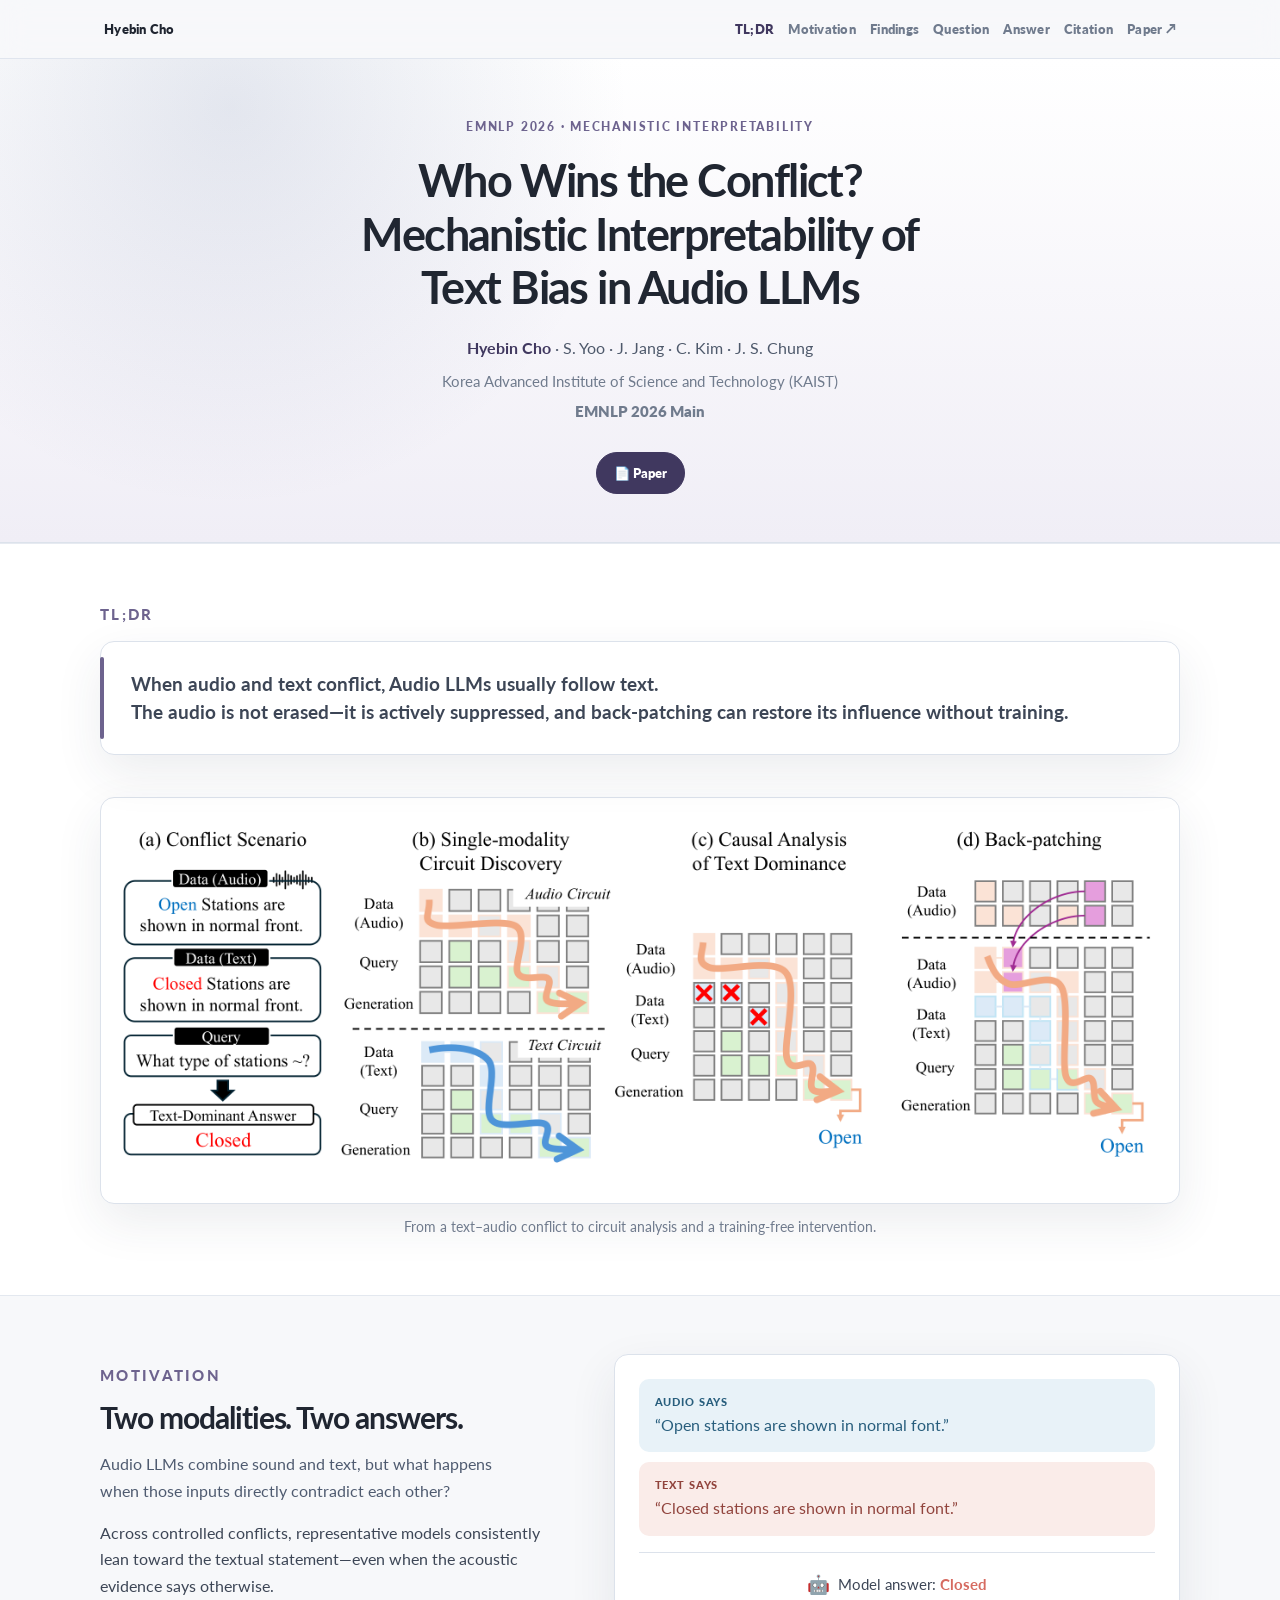
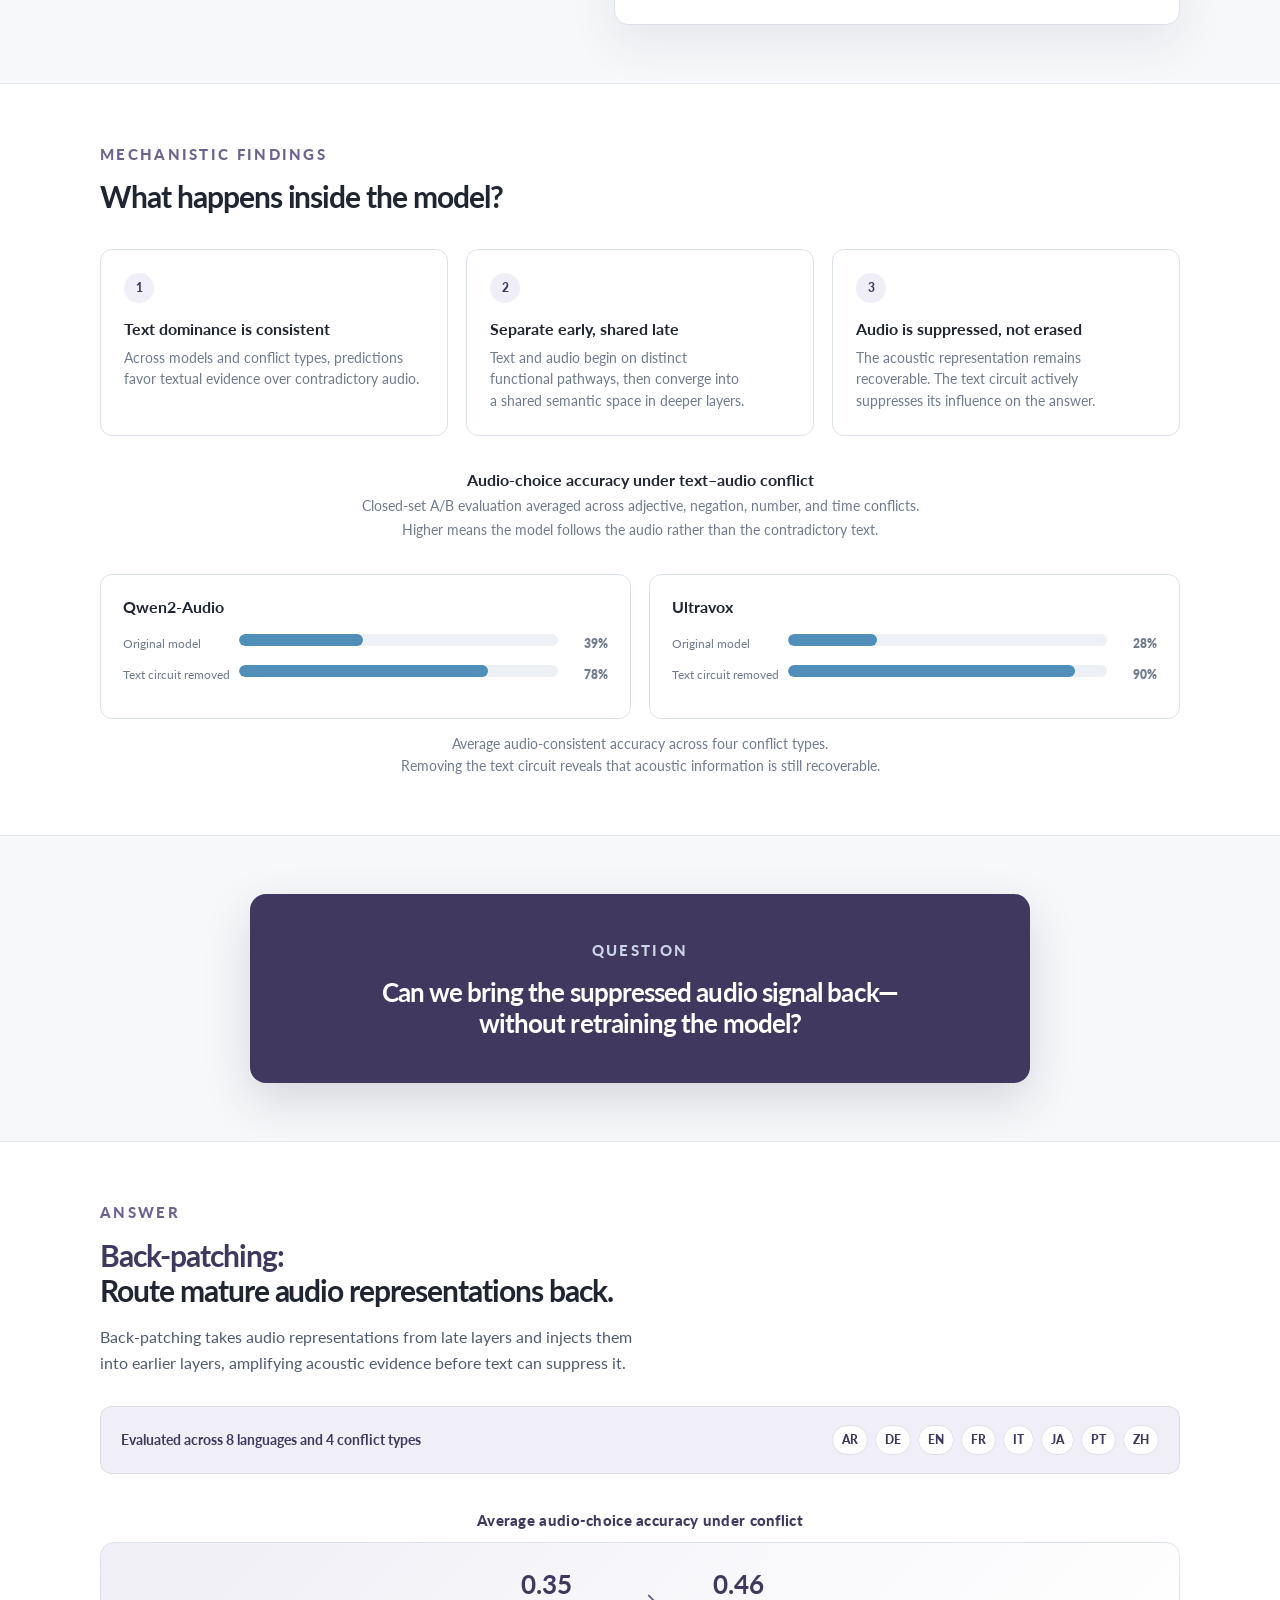
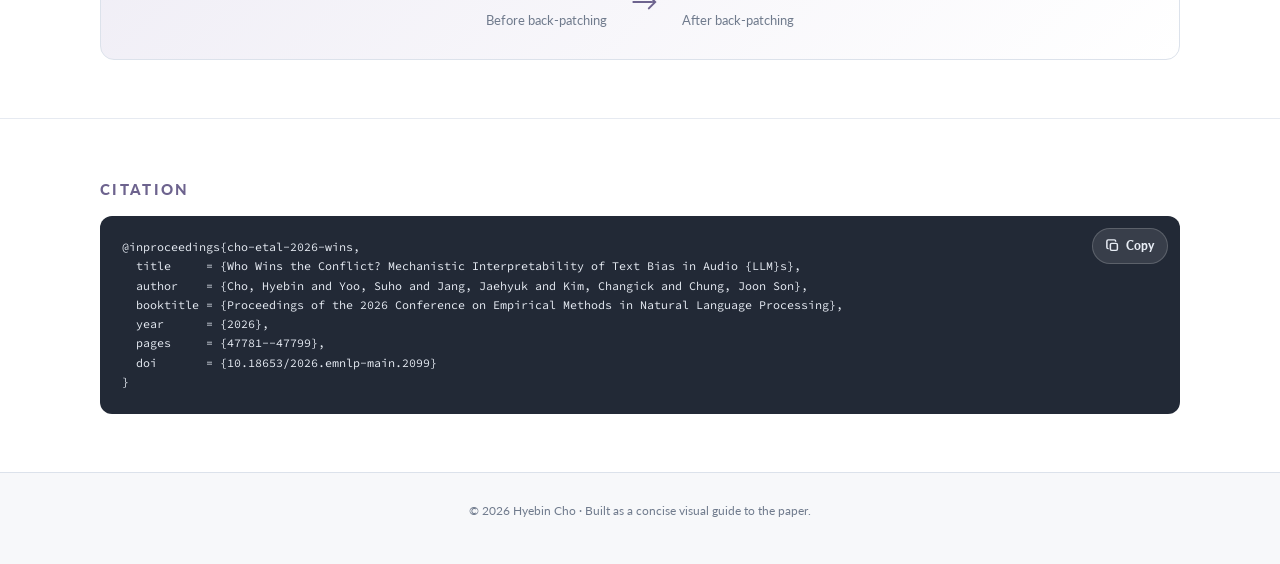
<file: projects/conflict/index.html>
<!doctype html>
<html lang="en">
	<head>
		<meta charset="utf-8" />
		<meta name="viewport" content="width=device-width, initial-scale=1" />
		<title>Who Wins the Conflict? Mechanistic Interpretability of Text Bias in Audio LLMs</title>
		<meta name="description" content="A visual summary of why Audio LLMs favor text over conflicting acoustic evidence and how back-patching restores balance." />
		<link rel="canonical" href="https://hyebin-c.github.io/projects/conflict/" />
		<meta property="og:title" content="Who Wins the Conflict?" />
		<meta property="og:description" content="Why Audio LLMs favor text over conflicting acoustic evidence—and how back-patching restores balance." />
		<meta property="og:image" content="https://hyebin-c.github.io/images/projects/conflict/overview.png" />
		<meta property="og:url" content="https://hyebin-c.github.io/projects/conflict/" />
		<meta property="og:type" content="website" />
			<link rel="icon" href="../../favicon.svg" type="image/svg+xml" />
		<link rel="stylesheet" href="../../assets/css/project-page.css" />
	</head>
	<body class="theme-conflict">
		<nav class="topbar" aria-label="Project navigation">
			<div class="topbar-inner">
				<a class="brand" href="../../">Hyebin Cho</a>
				<div class="topbar-links">
					<a href="#tldr">TL;DR</a>
					<a href="#motivation">Motivation</a>
					<a href="#findings">Findings</a>
					<a href="#question">Question</a>
					<a href="#answer">Answer</a>
					<a href="#citation">Citation</a>
					<a href="https://arxiv.org/abs/2606.18924" target="_blank" rel="noreferrer">Paper ↗</a>
				</div>
			</div>
		</nav>

		<header class="hero">
			<div class="hero-inner">
				<p class="eyebrow">EMNLP 2026 · Mechanistic Interpretability</p>
				<h1 class="conflict-title">
					<span>Who Wins the Conflict?</span>
					<span>Mechanistic Interpretability of</span>
					<span>Text Bias in Audio LLMs</span>
				</h1>
				<p class="authors"><strong>Hyebin Cho</strong> · <a href="https://suho-yoo.github.io/" target="_blank" rel="noopener noreferrer">S. Yoo</a> · <a href="https://jhyukjang.github.io/" target="_blank" rel="noopener noreferrer">J. Jang</a> · <a href="https://cilabs.kaist.ac.kr/members/professor" target="_blank" rel="noopener noreferrer">C. Kim</a> · <a href="https://mm.kaist.ac.kr/joon/" target="_blank" rel="noopener noreferrer">J. S. Chung</a></p>
				<p class="affiliation">Korea Advanced Institute of Science and Technology (KAIST)</p>
				<p class="venue">EMNLP 2026 Main</p>
				<div class="button-row">
					<a class="button" href="https://arxiv.org/abs/2606.18924" target="_blank" rel="noreferrer">📄 Paper</a>
				</div>
			</div>
		</header>

		<main>
			<section class="section white" id="tldr">
				<div class="container wide">
					<p class="section-label">TL;DR</p>
					<p class="tldr">When audio and text conflict, Audio LLMs usually follow text.<br />The audio is not erased—it is actively suppressed, and back-patching can restore its influence without training.</p>
					<figure class="figure">
						<div class="figure-frame">
							<img src="../../images/projects/conflict/overview.png" alt="Overview of conflict construction, modality circuit discovery, causal analysis, and back-patching" />
						</div>
						<figcaption>From a text–audio conflict to circuit analysis and a training-free intervention.</figcaption>
					</figure>
				</div>
			</section>

			<section class="section" id="motivation">
				<div class="container wide two-column">
					<div>
						<p class="section-label">Motivation</p>
						<h2>Two modalities. Two answers.</h2>
						<p class="lead">Audio LLMs combine sound and text, but what happens when those inputs directly contradict each other?</p>
						<p>Across controlled conflicts, representative models consistently lean toward the textual statement—even when the acoustic evidence says otherwise.</p>
					</div>
					<div class="conflict-demo">
						<div class="signal audio"><span class="signal-label">Audio says</span>“Open stations are shown in normal font.”</div>
						<div class="signal text"><span class="signal-label">Text says</span>“Closed stations are shown in normal font.”</div>
						<div class="model-answer"><span class="model-icon" aria-hidden="true">🤖</span><span>Model answer: <strong>Closed</strong></span></div>
					</div>
				</div>
			</section>

			<section class="section white" id="findings">
				<div class="container wide">
					<p class="section-label">Mechanistic Findings</p>
					<h2>What happens inside the model?</h2>
					<div class="answer-grid">
						<article class="answer-card">
							<span class="answer-number">1</span>
							<h3>Text dominance is consistent</h3>
							<p>Across models and conflict types, predictions favor textual evidence over contradictory audio.</p>
						</article>
						<article class="answer-card">
							<span class="answer-number">2</span>
							<h3>Separate early, shared late</h3>
							<p>Text and audio begin on distinct functional pathways, then converge into a shared semantic space in deeper layers.</p>
						</article>
						<article class="answer-card">
							<span class="answer-number">3</span>
							<h3>Audio is suppressed, not erased</h3>
							<p>The acoustic representation remains recoverable. The text circuit actively suppresses its influence on the answer.</p>
						</article>
					</div>

					<div class="metric-heading">
						<h3>Audio-choice accuracy under text–audio conflict</h3>
						<p>Closed-set A/B evaluation averaged across adjective, negation, number, and time conflicts.<br />Higher means the model follows the audio rather than the contradictory text.</p>
					</div>

					<div class="comparison">
						<div class="comparison-panel">
							<h3>Qwen2-Audio</h3>
							<div class="bar-row"><span class="bar-label">Original model</span><div class="bar-track"><div class="bar-fill audio" style="width: 39%"></div></div><span class="bar-value">39%</span></div>
							<div class="bar-row"><span class="bar-label">Text circuit removed</span><div class="bar-track"><div class="bar-fill audio" style="width: 78%"></div></div><span class="bar-value">78%</span></div>
						</div>
						<div class="comparison-panel">
							<h3>Ultravox</h3>
							<div class="bar-row"><span class="bar-label">Original model</span><div class="bar-track"><div class="bar-fill audio" style="width: 28%"></div></div><span class="bar-value">28%</span></div>
							<div class="bar-row"><span class="bar-label">Text circuit removed</span><div class="bar-track"><div class="bar-fill audio" style="width: 90%"></div></div><span class="bar-value">90%</span></div>
						</div>
					</div>
					<p class="evidence-caption">Average audio-consistent accuracy across four conflict types.<br />Removing the text circuit reveals that acoustic information is still recoverable.</p>
				</div>
			</section>

			<section class="section" id="question">
				<div class="container">
					<div class="question-box">
						<p class="section-label">Question</p>
						<h2>Can we bring the suppressed audio signal back—<br />without retraining the model?</h2>
					</div>
				</div>
			</section>

			<section class="section white" id="answer">
				<div class="container wide">
					<p class="section-label">Answer</p>
					<h2><span class="method-name">Back-patching:</span><br />Route mature audio representations back.</h2>
					<p class="lead">Back-patching takes audio representations from late layers and injects them into earlier layers, amplifying acoustic evidence before text can suppress it.</p>

					<div class="language-strip">
						<strong>Evaluated across 8 languages and 4 conflict types</strong>
						<div class="language-chips" aria-label="Evaluated languages">
							<span class="language-chip">AR</span>
							<span class="language-chip">DE</span>
							<span class="language-chip">EN</span>
							<span class="language-chip">FR</span>
							<span class="language-chip">IT</span>
							<span class="language-chip">JA</span>
							<span class="language-chip">PT</span>
							<span class="language-chip">ZH</span>
						</div>
					</div>

					<div class="result-block">
						<p class="result-label">Average audio-choice accuracy under conflict</p>
						<div class="result-arrow" aria-label="Average audio-choice accuracy under conflict improves from 0.35 to 0.46 with back-patching">
							<div><strong>0.35</strong><span>Before back-patching</span></div>
							<div class="arrow">→</div>
							<div><strong>0.46</strong><span>After back-patching</span></div>
						</div>
					</div>
				</div>
			</section>

			<section class="section white" id="citation">
				<div class="container wide">
					<p class="section-label">Citation</p>
					<div class="citation-wrap">
						<button class="copy-button" type="button" data-copy-target="#conflict-bibtex" aria-label="Copy BibTeX"><svg viewBox="0 0 16 16" aria-hidden="true"><rect x="5" y="5" width="8" height="8" rx="1.5"></rect><path d="M3 11H2.5A1.5 1.5 0 0 1 1 9.5v-7A1.5 1.5 0 0 1 2.5 1h7A1.5 1.5 0 0 1 11 2.5V3"></path></svg><span class="copy-label">Copy</span></button>
						<pre class="citation" id="conflict-bibtex">@inproceedings{cho-etal-2026-wins,
  title     = {Who Wins the Conflict? Mechanistic Interpretability of Text Bias in Audio {LLM}s},
  author    = {Cho, Hyebin and Yoo, Suho and Jang, Jaehyuk and Kim, Changick and Chung, Joon Son},
  booktitle = {Proceedings of the 2026 Conference on Empirical Methods in Natural Language Processing},
  year      = {2026},
  pages     = {47781--47799},
  doi       = {10.18653/2026.emnlp-main.2099}
}</pre>
					</div>
				</div>
			</section>
		</main>

		<footer>© 2026 Hyebin Cho · Built as a concise visual guide to the paper.</footer>
		<script src="../../assets/js/project-page.js"></script>
	</body>
</html>
</file>
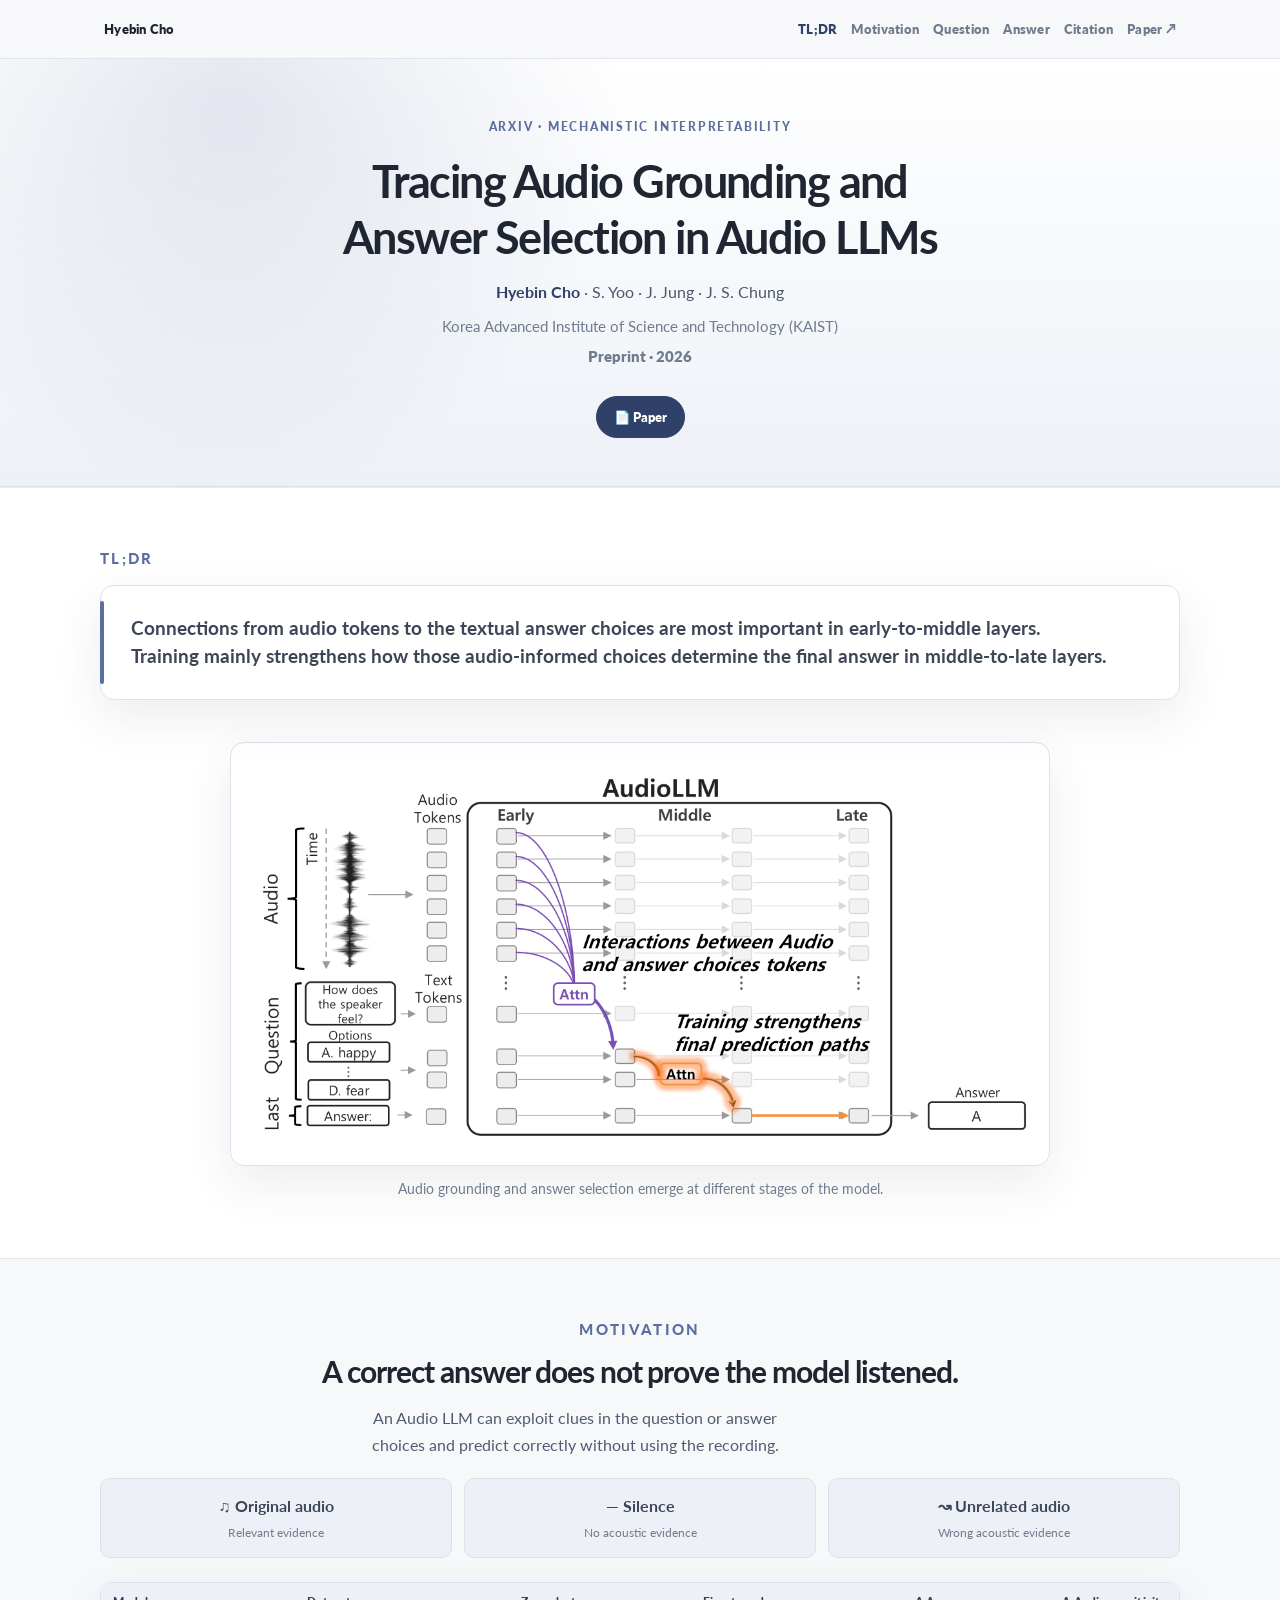
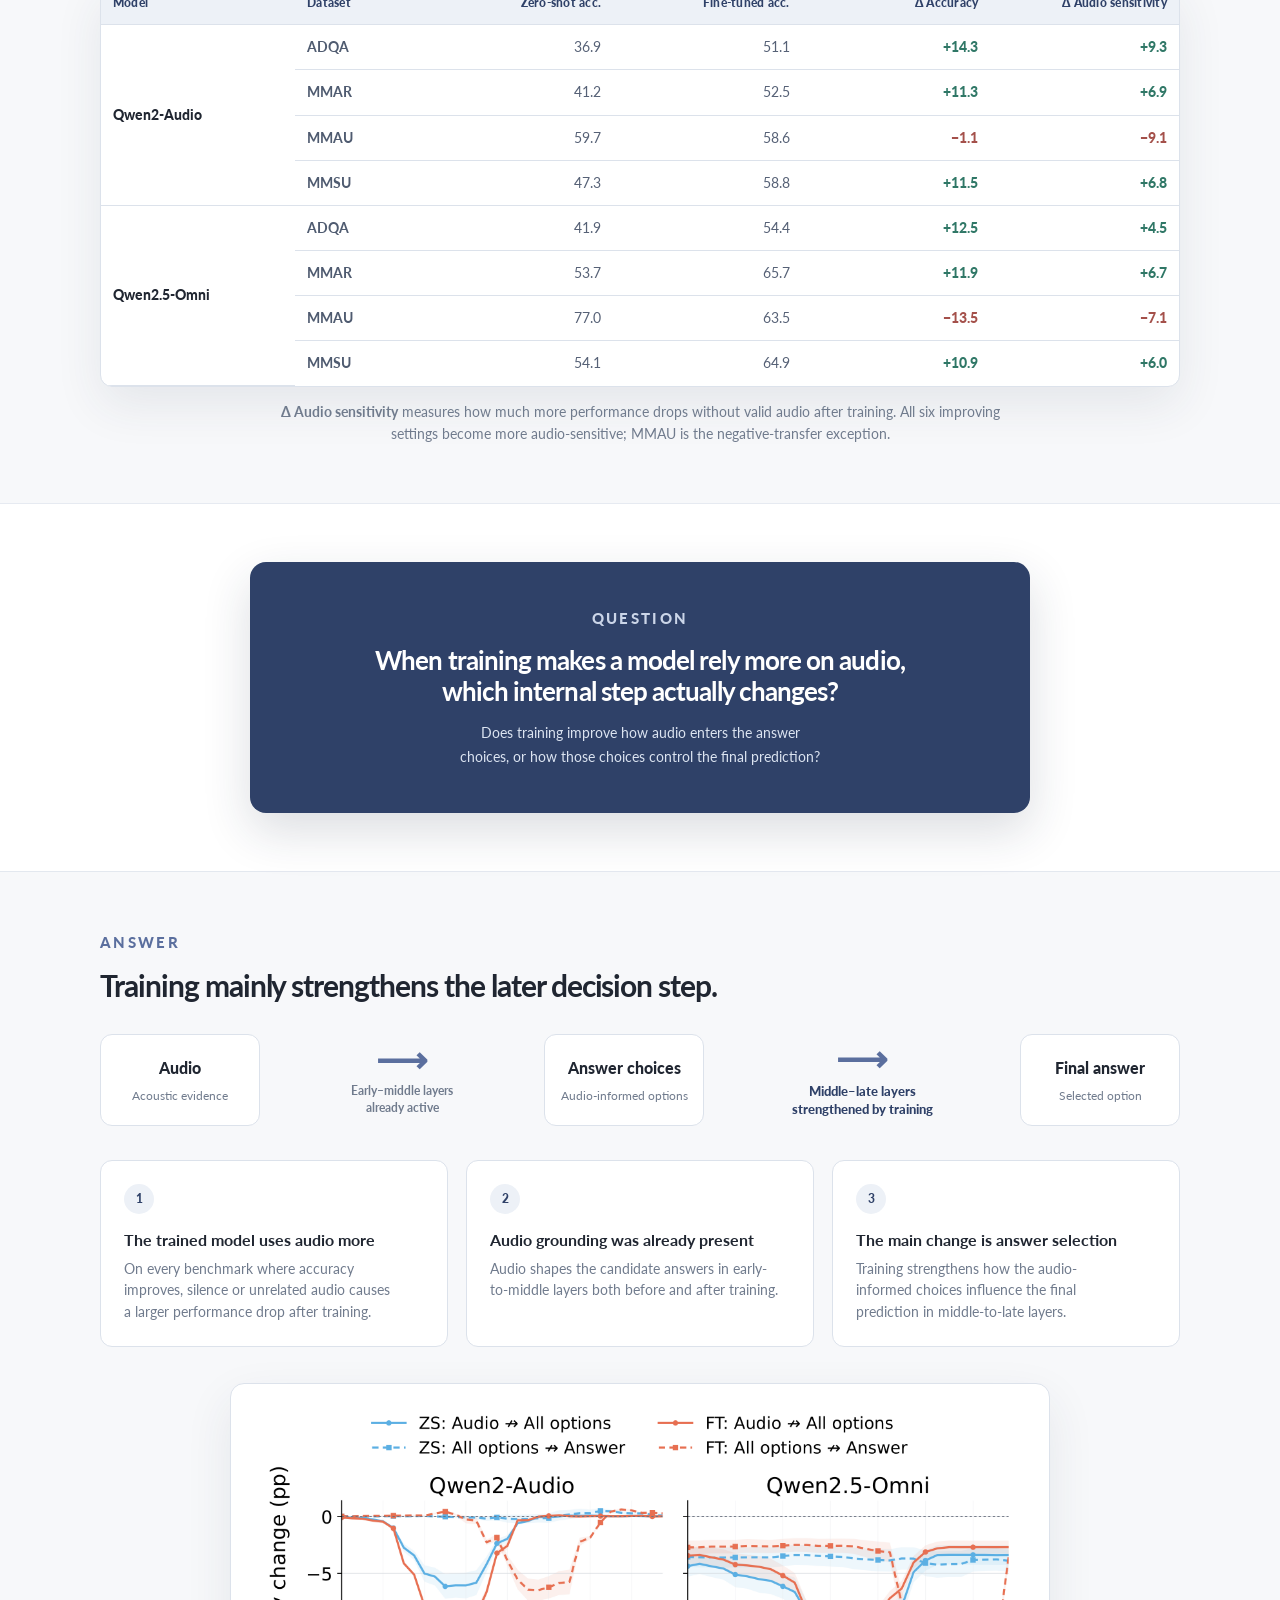
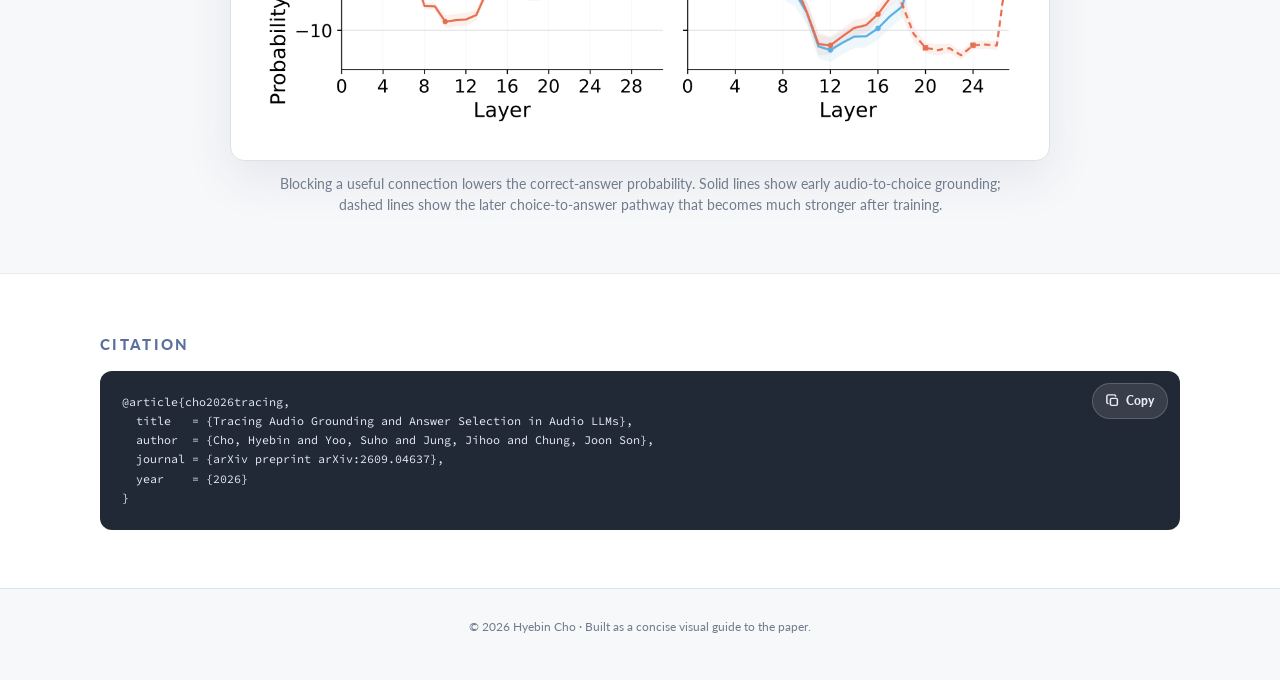
<file: projects/tracing/index.html>
<!doctype html>
<html lang="en">
	<head>
		<meta charset="utf-8" />
		<meta name="viewport" content="width=device-width, initial-scale=1" />
		<title>Tracing Audio Grounding and Answer Selection in Audio LLMs</title>
		<meta name="description" content="A visual summary of how training changes audio grounding and answer selection inside Audio LLMs." />
		<link rel="canonical" href="https://hyebin-c.github.io/projects/tracing/" />
		<meta property="og:title" content="Tracing Audio Grounding and Answer Selection in Audio LLMs" />
		<meta property="og:description" content="Audio shapes candidate answers early. Training strengthens how those choices drive the final prediction later." />
		<meta property="og:image" content="https://hyebin-c.github.io/images/projects/tracing/overview.png" />
		<meta property="og:url" content="https://hyebin-c.github.io/projects/tracing/" />
		<meta property="og:type" content="website" />
			<link rel="icon" href="../../favicon.svg" type="image/svg+xml" />
		<link rel="stylesheet" href="../../assets/css/project-page.css" />
	</head>
		<body class="theme-tracing">
		<nav class="topbar" aria-label="Project navigation">
			<div class="topbar-inner">
				<a class="brand" href="../../">Hyebin Cho</a>
				<div class="topbar-links">
					<a href="#tldr">TL;DR</a>
					<a href="#motivation">Motivation</a>
					<a href="#question">Question</a>
					<a href="#answer">Answer</a>
					<a href="#citation">Citation</a>
					<a href="https://arxiv.org/abs/2609.04637" target="_blank" rel="noreferrer">Paper ↗</a>
				</div>
			</div>
		</nav>

		<header class="hero">
			<div class="hero-inner">
				<p class="eyebrow">arXiv · Mechanistic Interpretability</p>
				<h1 class="tracing-title">
					<span>Tracing Audio Grounding and</span>
					<span>Answer Selection in Audio LLMs</span>
				</h1>
				<p class="authors"><strong>Hyebin Cho</strong> · <a href="https://suho-yoo.github.io/" target="_blank" rel="noopener noreferrer">S. Yoo</a> · <a href="https://jihoojung0106.github.io/" target="_blank" rel="noopener noreferrer">J. Jung</a> · <a href="https://mm.kaist.ac.kr/joon/" target="_blank" rel="noopener noreferrer">J. S. Chung</a></p>
				<p class="affiliation">Korea Advanced Institute of Science and Technology (KAIST)</p>
				<p class="venue">Preprint · 2026</p>
				<div class="button-row">
					<a class="button" href="https://arxiv.org/abs/2609.04637" target="_blank" rel="noreferrer">📄 Paper</a>
				</div>
			</div>
		</header>

		<main>
			<section class="section white" id="tldr">
				<div class="container wide">
					<p class="section-label">TL;DR</p>
					<p class="tldr">Connections from audio tokens to the textual answer choices are most important in early-to-middle layers. Training mainly strengthens how those audio-informed choices determine the final answer in middle-to-late layers.</p>
					<figure class="figure">
						<div class="figure-frame">
							<img src="../../images/projects/tracing/overview.png" alt="Diagram showing audio information reaching answer choices in early layers and influencing final prediction in later layers" />
						</div>
						<figcaption>Audio grounding and answer selection emerge at different stages of the model.</figcaption>
					</figure>
				</div>
			</section>

			<section class="section" id="motivation">
				<div class="container wide">
					<div class="section-intro">
						<p class="section-label">Motivation</p>
						<h2>A correct answer does not prove the model listened.</h2>
						<p class="lead">An Audio LLM can exploit clues in the question or answer choices and predict correctly without using the recording.</p>
					</div>

					<div class="evidence-test" aria-label="Audio evidence test conditions">
						<div class="evidence-condition"><strong>♫ Original audio</strong><span>Relevant evidence</span></div>
						<div class="evidence-condition"><strong>― Silence</strong><span>No acoustic evidence</span></div>
						<div class="evidence-condition"><strong>↝ Unrelated audio</strong><span>Wrong acoustic evidence</span></div>
					</div>

					<div class="paper-table-wrap">
						<table class="paper-table">
							<colgroup>
								<col class="model-column" />
								<col class="dataset-column" />
								<col class="metric-column" span="4" />
							</colgroup>
							<thead>
								<tr><th>Model</th><th>Dataset</th><th>Zero-shot acc.</th><th>Fine-tuned acc.</th><th>Δ Accuracy</th><th>Δ Audio sensitivity</th></tr>
							</thead>
							<tbody>
								<tr><td class="model-cell" rowspan="4">Qwen2-Audio</td><td class="dataset-cell">ADQA</td><td>36.9</td><td>51.1</td><td class="positive">+14.3</td><td class="positive">+9.3</td></tr>
								<tr><td class="dataset-cell">MMAR</td><td>41.2</td><td>52.5</td><td class="positive">+11.3</td><td class="positive">+6.9</td></tr>
								<tr><td class="dataset-cell">MMAU</td><td>59.7</td><td>58.6</td><td class="negative">−1.1</td><td class="negative">−9.1</td></tr>
								<tr><td class="dataset-cell">MMSU</td><td>47.3</td><td>58.8</td><td class="positive">+11.5</td><td class="positive">+6.8</td></tr>
								<tr><td class="model-cell" rowspan="4">Qwen2.5-Omni</td><td class="dataset-cell">ADQA</td><td>41.9</td><td>54.4</td><td class="positive">+12.5</td><td class="positive">+4.5</td></tr>
								<tr><td class="dataset-cell">MMAR</td><td>53.7</td><td>65.7</td><td class="positive">+11.9</td><td class="positive">+6.7</td></tr>
								<tr><td class="dataset-cell">MMAU</td><td>77.0</td><td>63.5</td><td class="negative">−13.5</td><td class="negative">−7.1</td></tr>
								<tr><td class="dataset-cell">MMSU</td><td>54.1</td><td>64.9</td><td class="positive">+10.9</td><td class="positive">+6.0</td></tr>
							</tbody>
						</table>
					</div>
					<p class="evidence-caption"><strong>Δ Audio sensitivity</strong> measures how much more performance drops without valid audio after training. All six improving settings become more audio-sensitive; MMAU is the negative-transfer exception.</p>
				</div>
			</section>

			<section class="section white" id="question">
				<div class="container">
					<div class="question-box">
						<p class="section-label">Question</p>
						<h2>When training makes a model rely more on audio,<br />which internal step actually changes?</h2>
						<p class="question-detail">Does training improve how audio enters the answer choices, or how those choices control the final prediction?</p>
					</div>
				</div>
			</section>

			<section class="section" id="answer">
				<div class="container wide">
					<p class="section-label">Answer</p>
					<h2>Training mainly strengthens the later decision step.</h2>

					<div class="pathway-flow" aria-label="Audio grounding and answer selection pathway">
						<div class="pathway-node">Audio<span>Acoustic evidence</span></div>
						<div class="pathway-arrow"><span class="arrow-glyph">⟶</span><span class="arrow-label">Early–middle layers<br />already active</span></div>
						<div class="pathway-node">Answer choices<span>Audio-informed options</span></div>
						<div class="pathway-arrow trained"><span class="arrow-glyph">⟶</span><span class="arrow-label">Middle–late layers<br />strengthened by training</span></div>
						<div class="pathway-node">Final answer<span>Selected option</span></div>
					</div>

					<div class="answer-grid">
						<article class="answer-card">
							<span class="answer-number">1</span>
							<h3>The trained model uses audio more</h3>
							<p>On every benchmark where accuracy improves, silence or unrelated audio causes a larger performance drop after training.</p>
						</article>
						<article class="answer-card">
							<span class="answer-number">2</span>
							<h3>Audio grounding was already present</h3>
							<p>Audio shapes the candidate answers in early-to-middle layers both before and after training.</p>
						</article>
						<article class="answer-card">
							<span class="answer-number">3</span>
							<h3>The main change is answer selection</h3>
							<p>Training strengthens how the audio-informed choices influence the final prediction in middle-to-late layers.</p>
						</article>
					</div>

					<figure class="figure">
						<div class="figure-frame">
							<img src="../../images/projects/tracing/pathways.png" alt="Layer-wise attention knockout plots for Qwen2-Audio and Qwen2.5-Omni" />
						</div>
						<figcaption>Blocking a useful connection lowers the correct-answer probability. Solid lines show early audio-to-choice grounding;<br />dashed lines show the later choice-to-answer pathway that becomes much stronger after training.</figcaption>
					</figure>
				</div>
			</section>

			<section class="section white" id="citation">
				<div class="container wide">
					<p class="section-label">Citation</p>
					<div class="citation-wrap">
						<button class="copy-button" type="button" data-copy-target="#tracing-bibtex" aria-label="Copy BibTeX"><svg viewBox="0 0 16 16" aria-hidden="true"><rect x="5" y="5" width="8" height="8" rx="1.5"></rect><path d="M3 11H2.5A1.5 1.5 0 0 1 1 9.5v-7A1.5 1.5 0 0 1 2.5 1h7A1.5 1.5 0 0 1 11 2.5V3"></path></svg><span class="copy-label">Copy</span></button>
						<pre class="citation" id="tracing-bibtex">@article{cho2026tracing,
  title   = {Tracing Audio Grounding and Answer Selection in Audio LLMs},
  author  = {Cho, Hyebin and Yoo, Suho and Jung, Jihoo and Chung, Joon Son},
  journal = {arXiv preprint arXiv:2609.04637},
  year    = {2026}
}</pre>
					</div>
				</div>
			</section>
		</main>

		<footer>© 2026 Hyebin Cho · Built as a concise visual guide to the paper.</footer>
		<script src="../../assets/js/project-page.js"></script>
	</body>
</html>
</file>
<file: assets/css/project-page.css>
@import url("https://fonts.googleapis.com/css?family=Lato:400,400italic,700,700italic,900|Source+Code+Pro:400");

:root {
	--accent: #5b6f9e;
	--accent-dark: #2f4168;
	--accent-soft: #edf1f7;
	--ink: #202631;
	--text: #3d4656;
	--muted: #707b8d;
	--line: #dce2eb;
	--paper: #ffffff;
	--page: #f7f8fa;
	--audio: #4f8fb9;
	--audio-soft: #e8f2f8;
	--text-signal: #d66b61;
	--text-soft: #faece9;
	--shadow: 0 18px 48px rgba(42, 54, 78, 0.09);
}

* {
	box-sizing: border-box;
}

html {
	scroll-behavior: smooth;
}

body {
	background: var(--page);
	color: var(--text);
	font-family: "Lato", Arial, sans-serif;
	font-size: 16px;
	line-height: 1.68;
	margin: 0;
}

body.theme-conflict {
	--accent: #6d638e;
	--accent-dark: #40385f;
	--accent-soft: #f0eef6;
}

a {
	color: var(--accent-dark);
	text-decoration-color: rgba(47, 65, 104, 0.3);
	text-underline-offset: 0.18em;
}

a:hover {
	color: var(--accent);
}

img {
	display: block;
	max-width: 100%;
}

.topbar {
	backdrop-filter: blur(14px);
	background: rgba(247, 248, 250, 0.88);
	border-bottom: 1px solid rgba(220, 226, 235, 0.85);
	position: sticky;
	top: 0;
	z-index: 20;
}

.topbar-inner {
	align-items: center;
	display: flex;
	justify-content: space-between;
	margin: 0 auto;
	max-width: 1120px;
	min-height: 58px;
	overflow: hidden;
	padding: 0 24px;
}

.brand,
.topbar-links a {
	font-size: 0.84rem;
	font-weight: 800;
	letter-spacing: 0.02em;
	text-decoration: none;
}

.brand {
	color: var(--ink);
	flex: 0 0 auto;
	margin-right: 24px;
}

.topbar-links {
	display: flex;
	flex: 1 1 auto;
	gap: 14px;
	justify-content: flex-end;
	overflow-x: auto;
	scrollbar-width: none;
	white-space: nowrap;
}

.topbar-links::-webkit-scrollbar {
	display: none;
}

.topbar-links a {
	color: var(--muted);
	transition: color 0.16s ease;
}

.topbar-links a.active {
	color: var(--accent-dark);
}

.hero {
	background:
		radial-gradient(circle at 18% 10%, rgba(91, 111, 158, 0.16), transparent 35%),
		linear-gradient(180deg, #fff 0%, var(--accent-soft) 100%);
	border-bottom: 1px solid var(--line);
	padding: 58px 24px 48px;
	text-align: center;
}

.hero-inner {
	margin: 0 auto;
	max-width: 900px;
}

.eyebrow,
.section-label {
	color: var(--accent);
	font-size: 0.74rem;
	font-weight: 900;
	letter-spacing: 0.15em;
	text-transform: uppercase;
}

.section-label {
	font-size: 0.96rem;
}

.eyebrow {
	margin: 0 0 18px;
}

h1,
h2,
h3,
p {
	margin-top: 0;
}

h1,
h2,
h3,
.tldr,
.lead,
.question-detail,
.answer-card p {
	text-wrap: balance;
}

p,
figcaption {
	text-wrap: pretty;
}

h1,
h2,
h3 {
	color: var(--ink);
	line-height: 1.18;
}

h1 {
	font-size: clamp(1.75rem, 4vw, 2.8rem);
	letter-spacing: -0.035em;
	margin-bottom: 15px;
}

.conflict-title {
	line-height: 1.12;
	margin-bottom: 22px;
}

.conflict-title span {
	display: block;
}

.conflict-title span + span {
	margin-top: 0.08em;
}

.tracing-title span {
	display: block;
}

.tracing-title span + span {
	margin-top: 0.08em;
}

.hero-claim {
	color: #526078;
	font-size: clamp(0.96rem, 1.6vw, 1.08rem);
	margin: 0 auto 24px;
	max-width: 760px;
}

.authors {
	color: #4e596b;
	font-size: 1.03rem;
	margin-bottom: 7px;
}

.authors a,
.authors a:hover {
	color: inherit;
	text-decoration: none;
}

.authors strong {
	color: var(--accent-dark);
}

.affiliation,
.venue {
	color: var(--muted);
	font-size: 0.92rem;
	margin-bottom: 5px;
}

.venue {
	font-weight: 800;
}

.button-row {
	display: flex;
	flex-wrap: wrap;
	gap: 10px;
	justify-content: center;
	margin-top: 28px;
}

.button {
	align-items: center;
	background: var(--accent-dark);
	border: 1px solid var(--accent-dark);
	border-radius: 999px;
	color: #fff;
	display: inline-flex;
	font-size: 0.82rem;
	font-weight: 800;
	gap: 7px;
	padding: 9px 17px;
	text-decoration: none;
	transition: transform 0.16s ease, box-shadow 0.16s ease, background 0.16s ease;
}

.button:hover {
	background: var(--accent);
	box-shadow: 0 8px 20px rgba(47, 65, 104, 0.18);
	color: #fff;
	transform: translateY(-1px);
}

.button.secondary {
	background: rgba(255, 255, 255, 0.7);
	color: var(--accent-dark);
}

.button.secondary:hover {
	background: #fff;
	color: var(--accent-dark);
}

main {
	overflow: hidden;
}

.section {
	border-top: 1px solid rgba(220, 226, 235, 0.7);
	padding: 58px 24px;
}

.section.white {
	background: var(--paper);
}

.container {
	margin: 0 auto;
	max-width: 780px;
}

.container.wide {
	max-width: 1080px;
}

.section-label {
	margin-bottom: 13px;
}

h2 {
	font-size: clamp(1.35rem, 2.8vw, 1.85rem);
	letter-spacing: -0.035em;
	margin-bottom: 15px;
}

h3 {
	font-size: 1.02rem;
	margin-bottom: 8px;
}

.lead {
	color: #4f5b70;
	font-size: 0.98rem;
	max-width: 70ch;
}

.tldr {
	background: var(--paper);
	border: 1px solid var(--line);
	border-radius: 14px;
	box-shadow: var(--shadow);
	font-size: clamp(1.02rem, 1.7vw, 1.18rem);
	font-weight: 700;
	line-height: 1.5;
	margin-bottom: 42px;
	padding: 28px 30px;
	position: relative;
}

.tldr::before {
	background: var(--accent);
	border-radius: 4px;
	content: "";
	height: calc(100% - 30px);
	left: -1px;
	position: absolute;
	top: 15px;
	width: 4px;
}

.figure {
	margin: 36px auto 0;
}

.figure-frame {
	background: #fff;
	border: 1px solid var(--line);
	border-radius: 14px;
	box-shadow: var(--shadow);
	padding: 22px;
}

.figure-frame img {
	margin: 0 auto;
}

.theme-tracing .figure {
	max-width: 820px;
	width: 100%;
}

figcaption {
	color: var(--muted);
	font-size: 0.88rem;
	line-height: 1.5;
	margin-top: 12px;
	text-align: center;
}

.evidence-caption {
	color: var(--muted);
	font-size: 0.88rem;
	line-height: 1.55;
	margin: 14px auto 0;
	max-width: 760px;
	text-align: center;
}

.two-column {
	align-items: center;
	display: grid;
	gap: 50px;
	grid-template-columns: minmax(0, 0.9fr) minmax(0, 1.1fr);
}

.condition-stack {
	display: grid;
	gap: 10px;
}

.condition {
	align-items: center;
	background: #fff;
	border: 1px solid var(--line);
	border-radius: 10px;
	display: grid;
	gap: 13px;
	grid-template-columns: 42px 1fr;
	padding: 14px 16px;
}

.condition-icon {
	align-items: center;
	background: var(--accent-soft);
	border-radius: 9px;
	color: var(--accent-dark);
	display: flex;
	font-size: 1.1rem;
	height: 42px;
	justify-content: center;
	width: 42px;
}

.condition strong,
.condition span {
	display: block;
}

.condition span {
	color: var(--muted);
	font-size: 0.8rem;
	line-height: 1.4;
}

.question-box {
	background: var(--accent-dark);
	border-radius: 16px;
	box-shadow: 0 18px 48px rgba(34, 45, 70, 0.16);
	color: #fff;
	padding: 44px 48px;
	text-align: center;
}

.question-box .section-label {
	color: #cbd5e8;
}

.question-box h2 {
	color: #fff;
	font-size: clamp(1.2rem, 2.7vw, 1.65rem);
	margin: 0;
}

.question-detail {
	color: #dce4f1;
	font-size: 0.9rem;
	margin: 14px auto 0;
	max-width: 680px;
}

.section-intro {
	margin: 0 auto;
	max-width: 760px;
	text-align: center;
}

.diagnostic-grid {
	display: grid;
	gap: 18px;
	grid-template-columns: repeat(2, 1fr);
	margin-top: 30px;
}

.diagnostic-card {
	background: #fff;
	border: 1px solid var(--line);
	border-radius: 12px;
	padding: 24px;
}

.diagnostic-card.listening {
	border-color: rgba(79, 143, 185, 0.35);
	box-shadow: inset 0 3px 0 var(--audio);
}

.diagnostic-card.shortcut {
	border-color: rgba(214, 107, 97, 0.3);
	box-shadow: inset 0 3px 0 var(--text-signal);
}

.diagnostic-card h3 {
	margin-bottom: 13px;
}

.diagnostic-card p {
	color: var(--muted);
	font-size: 0.88rem;
	margin-bottom: 0;
}

.diagnostic-result {
	align-items: center;
	background: #f7f8fa;
	border-radius: 9px;
	color: var(--ink);
	display: flex;
	font-size: 0.9rem;
	font-weight: 800;
	gap: 10px;
	margin-bottom: 14px;
	padding: 12px 14px;
}

.diagnostic-result strong {
	color: var(--accent-dark);
	font-size: 1.18rem;
}

.evidence-test {
	align-items: stretch;
	display: grid;
	gap: 12px;
	grid-template-columns: repeat(3, 1fr);
	margin-top: 20px;
}

.evidence-condition {
	background: var(--accent-soft);
	border: 1px solid var(--line);
	border-radius: 10px;
	padding: 14px;
	text-align: center;
}

.evidence-condition strong,
.evidence-condition span {
	display: block;
}

.paper-table-wrap {
	background: #fff;
	border: 1px solid var(--line);
	border-radius: 12px;
	box-shadow: var(--shadow);
	margin-top: 24px;
	overflow-x: auto;
}

.paper-table {
	border-collapse: collapse;
	font-size: 0.79rem;
	min-width: 760px;
	width: 100%;
}

.paper-table th,
.paper-table td {
	border-bottom: 1px solid var(--line);
	color: #7a8495;
	padding: 10px 12px;
	text-align: right;
	white-space: nowrap;
}

.paper-table th {
	background: var(--accent-soft);
	color: var(--accent-dark);
	font-size: 0.72rem;
	font-weight: 900;
	letter-spacing: 0.02em;
}

.paper-table th:first-child,
.paper-table th:nth-child(2),
.paper-table .model-cell,
.paper-table .dataset-cell {
	text-align: left;
}

.paper-table tbody tr:last-child td {
	border-bottom: 0;
}

.paper-table .model-cell {
	color: var(--ink);
	font-weight: 900;
	vertical-align: middle;
}

.paper-table .dataset-cell {
	color: #4f5b70;
	font-weight: 700;
}

.paper-table .positive {
	color: #2f7766;
	font-weight: 900;
}

.paper-table .negative {
	color: #a4504a;
	font-weight: 900;
}

.theme-tracing .paper-table {
	font-size: 0.9rem;
	table-layout: fixed;
}

.theme-tracing .paper-table .model-column {
	width: 18%;
}

.theme-tracing .paper-table .dataset-column {
	width: 12%;
}

.theme-tracing .paper-table .metric-column {
	width: 17.5%;
}

.theme-tracing .paper-table th {
	font-size: 0.78rem;
	white-space: normal;
}

.theme-tracing .paper-table td {
	font-variant-numeric: tabular-nums;
}

.theme-tracing .paper-table td:not(.positive):not(.negative):not(.model-cell):not(.dataset-cell) {
	color: #566176;
}

.evidence-condition span {
	color: var(--muted);
	font-size: 0.76rem;
	margin-top: 3px;
}

.pathway-flow {
	align-items: center;
	display: grid;
	gap: 14px;
	grid-template-columns: 1fr 1.6fr 1fr 1.8fr 1fr;
	margin: 30px 0 34px;
}

.pathway-node {
	background: #fff;
	border: 1px solid var(--line);
	border-radius: 12px;
	color: var(--ink);
	font-weight: 900;
	padding: 20px 12px;
	text-align: center;
}

.pathway-node span {
	color: var(--muted);
	display: block;
	font-size: 0.72rem;
	font-weight: 400;
	margin-top: 4px;
}

.pathway-arrow {
	color: var(--accent-dark);
	font-weight: 900;
	text-align: center;
}

.pathway-arrow .arrow-glyph {
	color: var(--accent);
	display: block;
	font-size: 2.25rem;
	line-height: 0.9;
}

.pathway-arrow .arrow-label {
	color: var(--muted);
	display: block;
	font-size: 0.78rem;
	font-weight: 700;
	line-height: 1.35;
	margin-top: 8px;
}

.pathway-arrow.trained .arrow-label {
	color: var(--accent-dark);
	font-size: 0.84rem;
	font-weight: 900;
}

.answer-grid {
	display: grid;
	gap: 18px;
	grid-template-columns: repeat(3, 1fr);
	margin-top: 34px;
}

.answer-card {
	background: #fff;
	border: 1px solid var(--line);
	border-radius: 12px;
	padding: 23px;
}

.answer-number {
	align-items: center;
	background: var(--accent-soft);
	border-radius: 999px;
	color: var(--accent-dark);
	display: inline-flex;
	font-size: 0.76rem;
	font-weight: 900;
	height: 30px;
	justify-content: center;
	margin-bottom: 16px;
	width: 30px;
}

.answer-card p {
	color: var(--muted);
	font-size: 0.88rem;
	line-height: 1.55;
	margin-bottom: 0;
}

.stat-row {
	display: grid;
	gap: 12px;
	grid-template-columns: repeat(2, 1fr);
	margin-top: 28px;
}

.stat {
	background: var(--accent-soft);
	border: 1px solid rgba(91, 111, 158, 0.14);
	border-radius: 12px;
	padding: 20px;
	text-align: center;
}

.stat strong {
	color: var(--accent-dark);
	display: block;
	font-size: 1.35rem;
	line-height: 1.2;
}

.stat span {
	color: var(--muted);
	font-size: 0.76rem;
}

.conflict-demo {
	background: #fff;
	border: 1px solid var(--line);
	border-radius: 14px;
	box-shadow: var(--shadow);
	padding: 24px;
}

.signal {
	border-radius: 10px;
	margin-bottom: 10px;
	padding: 14px 16px;
}

.signal.audio {
	background: var(--audio-soft);
	color: #285e7d;
}

.signal.text {
	background: var(--text-soft);
	color: #91443d;
}

.signal-label {
	display: block;
	font-size: 0.68rem;
	font-weight: 900;
	letter-spacing: 0.08em;
	text-transform: uppercase;
}

.model-answer {
	align-items: center;
	border-top: 1px solid var(--line);
	display: flex;
	font-size: 0.92rem;
	gap: 8px;
	justify-content: center;
	margin-top: 16px;
	padding-top: 16px;
	text-align: center;
}

.model-answer strong {
	color: var(--text-signal);
}

.model-icon {
	font-size: 1.15rem;
}

.comparison {
	display: grid;
	gap: 18px;
	grid-template-columns: repeat(2, 1fr);
	margin-top: 32px;
}

.metric-heading {
	margin: 34px auto 0;
	max-width: 760px;
	text-align: center;
}

.metric-heading h3 {
	font-size: 1.02rem;
	margin-bottom: 5px;
}

.metric-heading p {
	color: var(--muted);
	font-size: 0.88rem;
	margin-bottom: 0;
}

.comparison-panel {
	background: #fff;
	border: 1px solid var(--line);
	border-radius: 12px;
	padding: 22px;
}

.comparison-panel h3 {
	margin-bottom: 18px;
}

.bar-row {
	display: grid;
	gap: 8px;
	grid-template-columns: 108px 1fr 42px;
	margin: 11px 0;
}

.bar-label,
.bar-value {
	color: var(--muted);
	font-size: 0.75rem;
}

.bar-value {
	font-weight: 800;
	text-align: right;
}

.bar-track {
	background: #edf0f4;
	border-radius: 999px;
	height: 12px;
	overflow: hidden;
}

.bar-fill {
	background: var(--accent);
	border-radius: inherit;
	height: 100%;
}

.bar-fill.audio {
	background: var(--audio);
}

.result-arrow {
	align-items: center;
	background: linear-gradient(135deg, var(--accent-soft), #fff);
	border: 1px solid var(--line);
	border-radius: 14px;
	display: flex;
	gap: 24px;
	justify-content: center;
	margin-top: 34px;
	padding: 28px;
	text-align: center;
}

.result-block {
	margin-top: 34px;
}

.result-block .result-arrow {
	margin-top: 10px;
}

.result-label {
	color: var(--accent-dark);
	font-size: 0.92rem;
	font-weight: 900;
	letter-spacing: 0.02em;
	margin-bottom: 0;
	text-align: center;
}

.method-name {
	color: var(--accent-dark);
}

.result-arrow strong {
	color: var(--accent-dark);
	font-size: 1.65rem;
	line-height: 1;
}

.result-arrow .arrow {
	color: var(--accent);
	font-size: 1.7rem;
}

.result-arrow span {
	color: var(--muted);
	display: block;
	font-size: 0.82rem;
	margin-top: 7px;
}

.language-strip {
	align-items: center;
	background: var(--accent-soft);
	border: 1px solid rgba(109, 99, 142, 0.14);
	border-radius: 12px;
	display: flex;
	gap: 18px;
	justify-content: space-between;
	margin-top: 30px;
	padding: 18px 20px;
}

.language-strip strong {
	color: var(--accent-dark);
	font-size: 0.9rem;
}

.language-chips {
	display: flex;
	flex-wrap: wrap;
	gap: 7px;
	justify-content: flex-end;
}

.language-chip {
	background: #fff;
	border: 1px solid var(--line);
	border-radius: 999px;
	color: var(--accent-dark);
	font-size: 0.72rem;
	font-weight: 900;
	padding: 4px 9px;
}

.copy-button {
	align-items: center;
	background: rgba(255, 255, 255, 0.1);
	border: 1px solid rgba(255, 255, 255, 0.18);
	border-radius: 999px;
	color: #e8edf5;
	cursor: pointer;
	display: inline-flex;
	font: inherit;
	font-size: 0.76rem;
	font-weight: 900;
	gap: 6px;
	padding: 7px 13px;
	position: absolute;
	right: 12px;
	top: 12px;
	z-index: 1;
}

.copy-button:hover {
	background: rgba(255, 255, 255, 0.18);
}

.copy-button svg {
	fill: none;
	height: 14px;
	stroke: currentColor;
	stroke-width: 1.7;
	width: 14px;
}

.citation-wrap {
	position: relative;
}

.citation {
	background: #222936;
	border-radius: 12px;
	color: #e8edf5;
	font-family: "Source Code Pro", monospace;
	font-size: 0.73rem;
	line-height: 1.65;
	margin: 0;
	overflow-x: auto;
	padding: 22px;
	white-space: pre;
}

footer {
	border-top: 1px solid var(--line);
	color: var(--muted);
	font-size: 0.78rem;
	padding: 28px 24px 42px;
	text-align: center;
}

@media (max-width: 780px) {
	body {
		font-size: 15.5px;
	}

	.hero {
		padding: 48px 20px 42px;
	}

	.section {
		padding: 46px 20px;
	}

	.two-column,
	.answer-grid,
	.comparison,
	.diagnostic-grid {
		grid-template-columns: 1fr;
	}

	.two-column {
		gap: 30px;
	}

	.question-box {
		padding: 34px 24px;
	}

	.figure-frame {
		padding: 12px;
	}

	.stat-row {
		grid-template-columns: 1fr;
	}
}

@media (max-width: 520px) {
	.tldr {
		padding: 23px 22px;
	}

	.bar-row {
		grid-template-columns: 88px 1fr 36px;
	}

	.result-arrow {
		gap: 14px;
		padding: 24px 14px;
	}

	.result-arrow strong {
		font-size: 1.45rem;
	}

	.language-strip {
		align-items: flex-start;
		flex-direction: column;
	}

	.language-chips {
		justify-content: flex-start;
	}

	.pathway-flow {
		grid-template-columns: 1fr;
	}

	.pathway-arrow {
		transform: rotate(90deg);
	}

	.pathway-arrow .arrow-label {
		display: none;
	}
}

@media (max-width: 520px) {
	.evidence-test {
		grid-template-columns: 1fr;
	}
}
</file>
